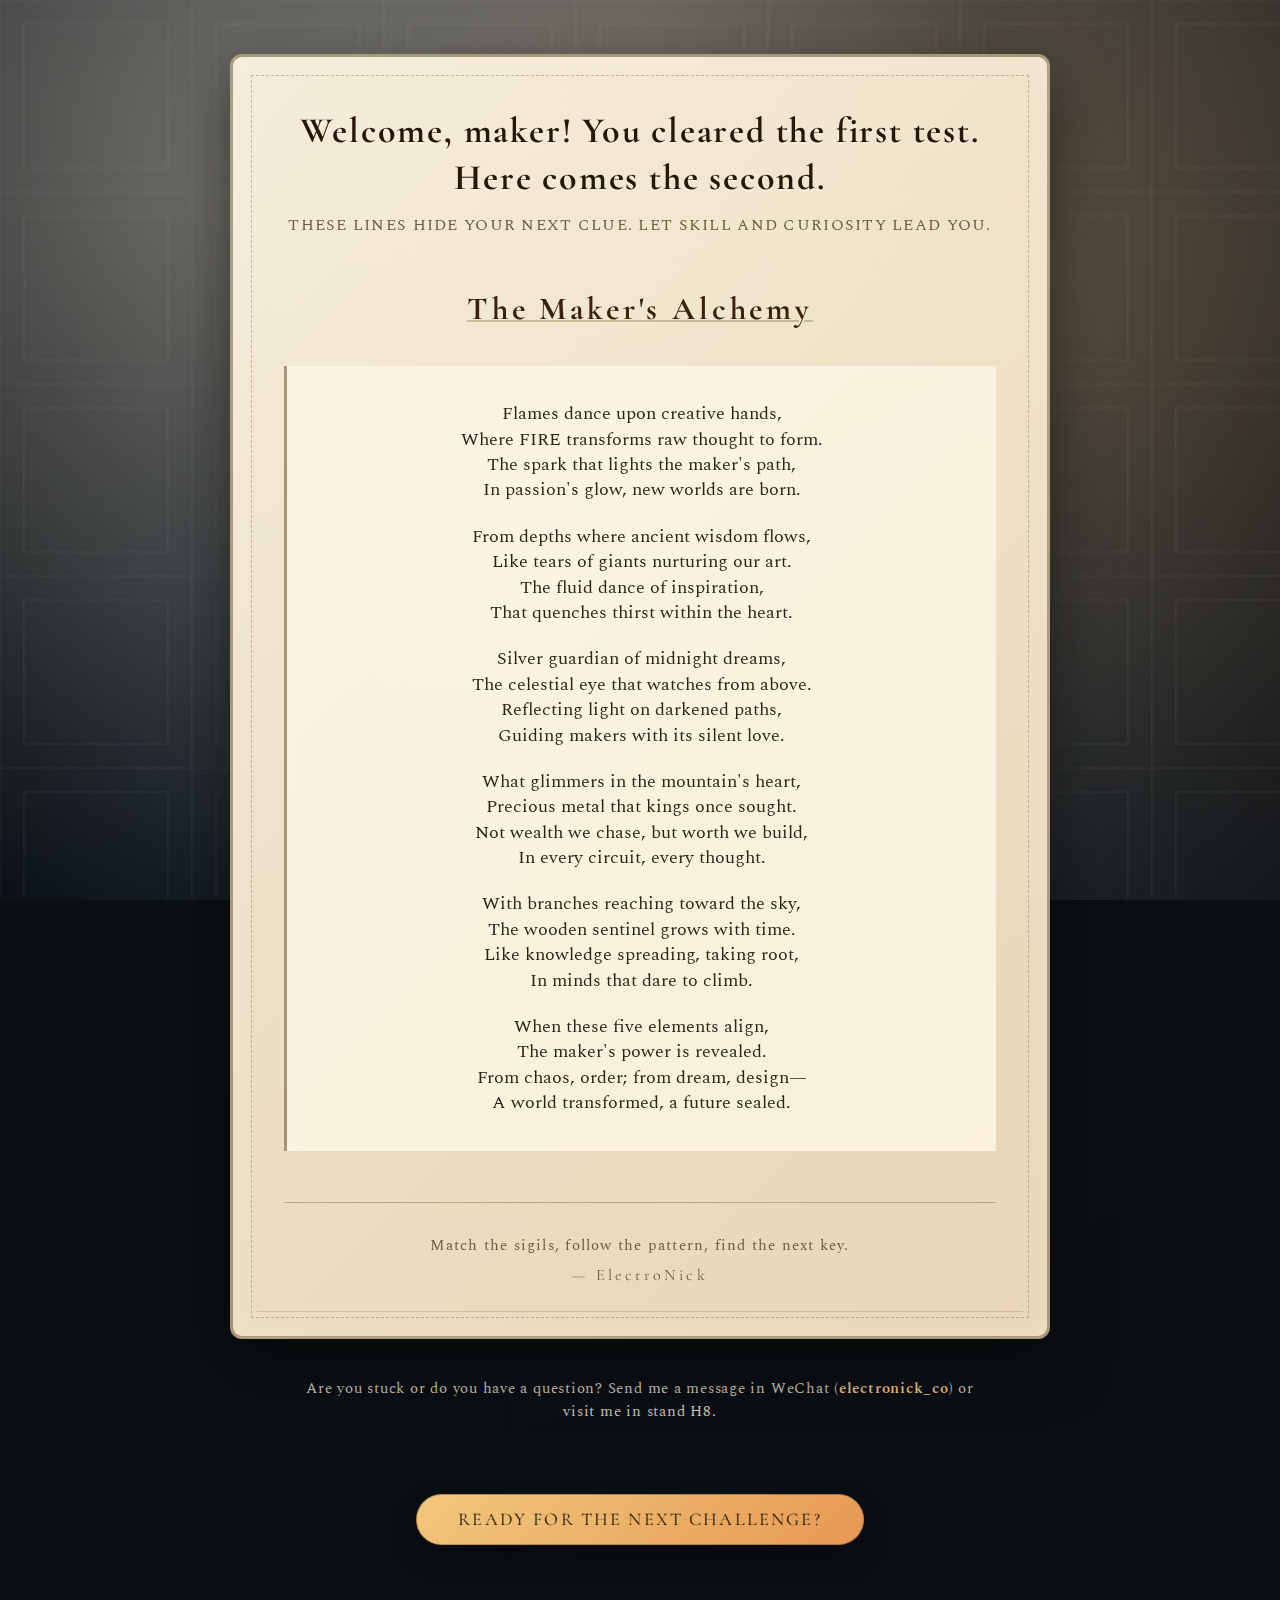
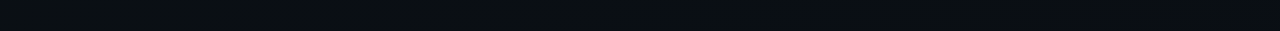
<file: index.html>
<!DOCTYPE html>
<html lang="en">
<head>
    <meta charset="UTF-8">
    <meta name="viewport" content="width=device-width, initial-scale=1.0">
    <title>The Maker's Alchemy</title>
    <link rel="preconnect" href="https://fonts.googleapis.com">
    <link rel="preconnect" href="https://fonts.gstatic.com" crossorigin>
    <link href="https://fonts.googleapis.com/css2?family=Cormorant+Garamond:wght@400;500;600&family=Spectral:wght@400;500&display=swap" rel="stylesheet">
    <link rel="stylesheet" href="style.css">
</head>
<body>
    <div class="veil"></div>
    <main class="parchment">
        <header class="banner">
            <h1>Welcome, maker! You cleared the first test. Here comes the second.</h1>
            <p class="whisper">These lines hide your next clue. Let skill and curiosity lead you.</p>
        </header>

        <section class="poem">
            <h2>The Maker's Alchemy</h2>

            <div class="verses">
                <p>Flames dance upon creative hands,<br>
                Where FIRE transforms raw thought to form.<br>
                The spark that lights the maker's path,<br>
                In passion's glow, new worlds are born.</p>

                <p>From depths where ancient wisdom flows,<br>
                Like tears of giants nurturing our art.<br>
                The fluid dance of inspiration,<br>
                That quenches thirst within the heart.</p>

                <p>Silver guardian of midnight dreams,<br>
                The celestial eye that watches from above.<br>
                Reflecting light on darkened paths,<br>
                Guiding makers with its silent love.</p>

                <p>What glimmers in the mountain's heart,<br>
                Precious metal that kings once sought.<br>
                Not wealth we chase, but worth we build,<br>
                In every circuit, every thought.</p>

                <p>With branches reaching toward the sky,<br>
                The wooden sentinel grows with time.<br>
                Like knowledge spreading, taking root,<br>
                In minds that dare to climb.</p>

                <p>When these five elements align,<br>
                The maker's power is revealed.<br>
                From chaos, order; from dream, design—<br>
                A world transformed, a future sealed.</p>
            </div>
        </section>

        <section class="footnote">
            <p>Match the sigils, follow the pattern, find the next key.</p>
            <p class="mark">— ElectroNick</p>
        </section>
    </main>

    <footer class="guide">
        <p>Are you stuck or do you have a question? Send me a message in WeChat (<span>electronick_co</span>) or visit me in stand H8.</p>
    </footer>

    <div class="next-step">
        <a class="next-button" href="challenge-2.html">Ready for the next challenge?</a>
    </div>
</body>
</html>
</file>
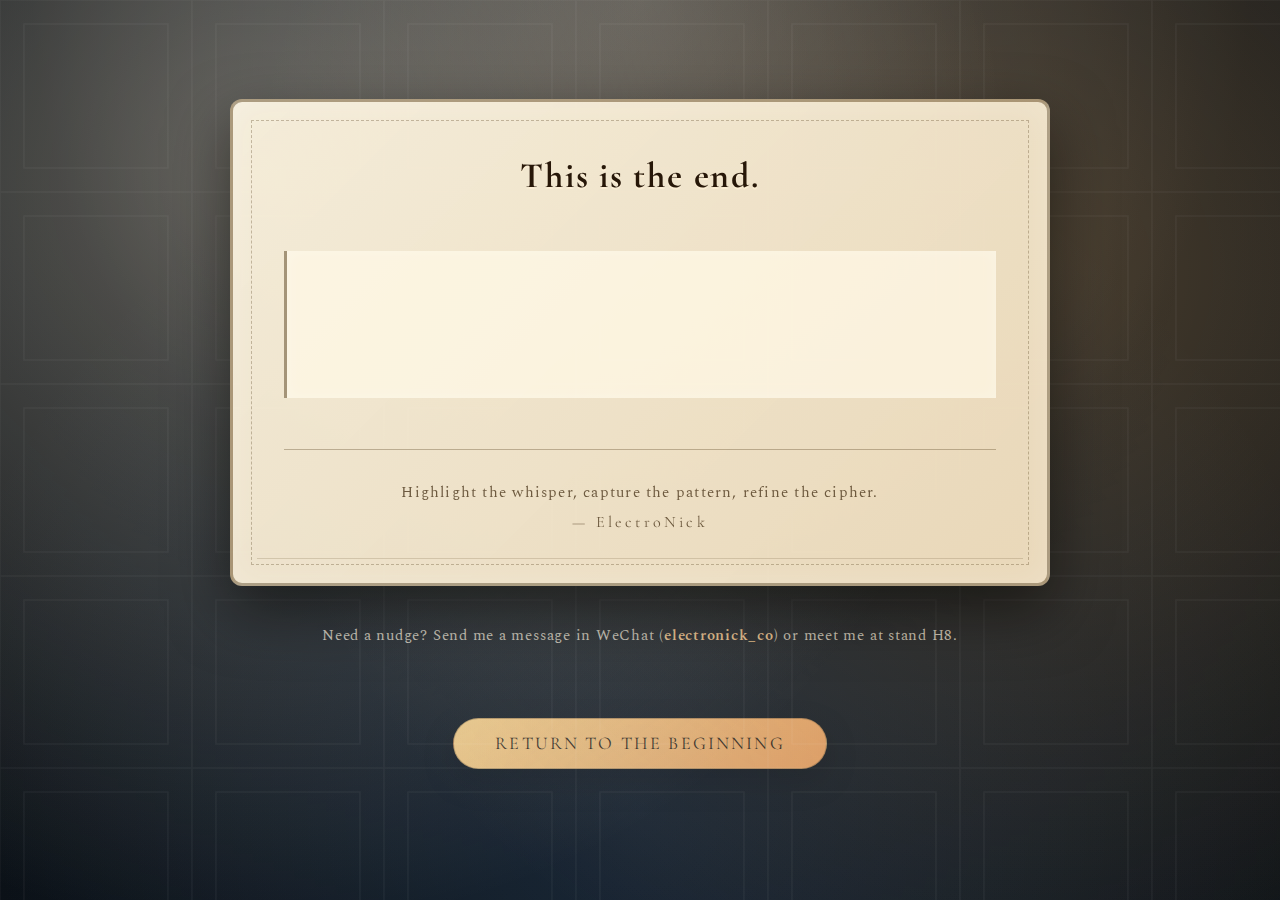
<file: challenge-2.html>
<!DOCTYPE html>
<html lang="en">
<head>
    <meta charset="UTF-8">
    <meta name="viewport" content="width=device-width, initial-scale=1.0">
    <title>The Maker's Alchemy — Hidden Verse</title>
    <link rel="preconnect" href="https://fonts.googleapis.com">
    <link rel="preconnect" href="https://fonts.gstatic.com" crossorigin>
    <link href="https://fonts.googleapis.com/css2?family=Cormorant+Garamond:wght@400;500;600&family=Spectral:wght@400;500&display=swap" rel="stylesheet">
    <link rel="stylesheet" href="style.css">
</head>
<body>
    <div class="veil"></div>
    <main class="parchment">
        <header class="banner">
            <h1>This is the end.</h1>
        </header>

        <section class="poem">
            <div class="verses">
                <p class="hidden-ink">The word you are looking for, the key, is a word in Spanish, but not every Spanish speaker would understand the meaning. Send me a message when you have it, to unlock the final message.</p>
            </div>
        </section>

        <section class="footnote">
            <p>Highlight the whisper, capture the pattern, refine the cipher.</p>
            <p class="mark">— ElectroNick</p>
        </section>
    </main>

    <footer class="guide">
        <p>Need a nudge? Send me a message in WeChat (<span>electronick_co</span>) or meet me at stand H8.</p>
    </footer>

    <div class="next-step">
        <a class="next-button" href="index.html">Return to the beginning</a>
    </div>
</body>
</html>
</file>
<file: style.css>
* {
    margin: 0;
    padding: 0;
    box-sizing: border-box;
}

body {
    min-height: 100vh;
    display: flex;
    flex-direction: column;
    justify-content: center;
    align-items: center;
    gap: clamp(1.4rem, 3vw, 2.4rem);
    padding: 6vh 4vw;
    font-family: 'Spectral', 'Times New Roman', serif;
    color: #2c2213;
    background: radial-gradient(circle at top, rgba(214, 193, 163, 0.2) 0%, rgba(10, 15, 20, 0.95) 55%),
                linear-gradient(160deg, #1b2735 0%, #04080f 100%);
    position: relative;
}

body::after {
    content: "";
    position: fixed;
    inset: 0;
    background: url('data:image/svg+xml,<svg xmlns="http://www.w3.org/2000/svg" width="192" height="192" viewBox="0 0 48 48"><g fill="none" stroke="rgba(255,255,255,0.04)" stroke-width="0.4"><path d="M6 6h36v36H6z"/><path d="M0 0h48v48H0z"/></g></svg>');
    mix-blend-mode: screen;
    pointer-events: none;
}

.veil {
    position: fixed;
    inset: 0;
    background: radial-gradient(circle at 20% 20%, rgba(255, 240, 214, 0.35), transparent 60%),
                radial-gradient(circle at 80% 30%, rgba(255, 196, 120, 0.25), transparent 65%),
                radial-gradient(circle at 50% 90%, rgba(120, 180, 255, 0.15), transparent 70%);
    pointer-events: none;
    z-index: 0;
}

.parchment {
    width: min(820px, 100%);
    background: linear-gradient(135deg, rgba(253, 245, 225, 0.94), rgba(237, 219, 187, 0.98));
    border: 3px solid rgba(92, 69, 35, 0.45);
    border-radius: 12px;
    box-shadow: 0 24px 60px rgba(8, 6, 2, 0.55), inset 0 0 35px rgba(255, 255, 255, 0.22);
    position: relative;
    padding: clamp(2.5rem, 4vw, 4rem);
    z-index: 1;
}

.parchment::before,
.parchment::after {
    content: "";
    position: absolute;
    inset: 18px;
    border: 1px dashed rgba(102, 81, 47, 0.35);
    pointer-events: none;
}

.parchment::after {
    inset: 24px;
    border-style: solid;
    border-width: 0 0 1px 0;
    border-color: rgba(102, 81, 47, 0.2);
}

.banner {
    text-align: center;
    margin-bottom: clamp(2rem, 4vw, 3.5rem);
}

.banner h1 {
    font-family: 'Cormorant Garamond', 'Goudy Old Style', serif;
    font-weight: 700;
    font-size: clamp(1.6rem, 2.8vw, 2.4rem);
    line-height: 1.3;
    letter-spacing: 0.05em;
    color: #271708;
    text-shadow: 0 2px 0 rgba(255, 240, 214, 0.8);
    margin-bottom: 0.75rem;
}

.whisper {
    font-size: 1rem;
    letter-spacing: 0.08em;
    text-transform: uppercase;
    color: rgba(65, 44, 18, 0.75);
}

.poem h2 {
    font-family: 'Cormorant Garamond', 'Palatino', serif;
    font-size: clamp(1.4rem, 2.5vw, 2rem);
    text-align: center;
    letter-spacing: 0.12em;
    color: #39230f;
    margin-bottom: clamp(1.5rem, 3vw, 2.75rem);
    text-decoration: underline;
    text-decoration-color: rgba(108, 78, 36, 0.3);
    text-decoration-thickness: 2px;
}

.verses {
    display: block;
    background: rgba(255, 248, 230, 0.75);
    border-left: 3px solid rgba(92, 69, 35, 0.55);
    box-shadow: inset 0 0 15px rgba(255, 255, 255, 0.25);
    padding: clamp(1.6rem, 3vw, 2.2rem) clamp(1.4rem, 3vw, 2rem);
}

.verses p {
    font-size: clamp(1rem, 1.4vw, 1.12rem);
    line-height: 1.42;
    white-space: normal;
    margin-bottom: clamp(0.9rem, 1.8vw, 1.3rem);
    text-align: center;
}

.verses p:last-of-type {
    margin-bottom: 0;
}

.footnote {
    margin-top: clamp(2.2rem, 4vw, 3.4rem);
    padding-top: clamp(1.4rem, 2.4vw, 2rem);
    border-top: 1px solid rgba(92, 69, 35, 0.35);
    text-align: center;
    letter-spacing: 0.08em;
    color: rgba(65, 44, 18, 0.75);
    font-size: 0.95rem;
}

.mark {
    margin-top: 0.5rem;
    font-family: 'Cormorant Garamond', 'Georgia', serif;
    font-size: 1rem;
    letter-spacing: 0.2em;
}

.guide {
    max-width: 720px;
    text-align: center;
    color: rgba(233, 224, 206, 0.88);
    font-family: 'Spectral', 'Times New Roman', serif;
    font-size: clamp(0.95rem, 1.2vw, 1.05rem);
    letter-spacing: 0.05em;
    line-height: 1.5;
    padding: 0 1.5rem 2rem;
}

.guide span {
    font-weight: 600;
    color: rgba(255, 204, 138, 0.95);
}

.next-step {
    display: flex;
    justify-content: center;
    width: 100%;
    padding-bottom: 2rem;
}

.next-button {
    display: inline-flex;
    align-items: center;
    justify-content: center;
    padding: 0.85rem 2.6rem;
    border-radius: 999px;
    font-family: 'Cormorant Garamond', 'Goudy Old Style', serif;
    font-size: clamp(1rem, 1.4vw, 1.2rem);
    letter-spacing: 0.12em;
    text-transform: uppercase;
    text-decoration: none;
    color: #1f1406;
    background: linear-gradient(135deg, rgba(255, 210, 130, 0.95), rgba(255, 168, 92, 0.9));
    box-shadow: 0 12px 28px rgba(0, 0, 0, 0.35);
    border: 1px solid rgba(92, 69, 35, 0.4);
    transition: transform 0.25s ease, box-shadow 0.25s ease;
}

.next-button:hover,
.next-button:focus-visible {
    transform: translateY(-2px);
    box-shadow: 0 16px 32px rgba(0, 0, 0, 0.4);
}

.next-button:focus-visible {
    outline: 2px solid rgba(255, 232, 138, 0.9);
    outline-offset: 4px;
}

.hidden-ink {
    color: transparent;
    text-shadow: none;
}

.hidden-ink::selection,
.hidden-ink span::selection {
    color: #2c2213;
    background: rgba(255, 236, 170, 0.85);
}

.hidden-ink::-moz-selection,
.hidden-ink span::-moz-selection {
    color: #2c2213;
    background: rgba(255, 236, 170, 0.85);
}

@media (max-width: 640px) {
    body {
        padding: 4vh 5vw;
        gap: clamp(1.2rem, 5vw, 2rem);
    }

    .parchment {
        padding: clamp(2rem, 7vw, 3rem);
    }

    .verses {
        padding: clamp(1.4rem, 6vw, 2rem) clamp(1.2rem, 5vw, 1.8rem);
    }
}
</file>
